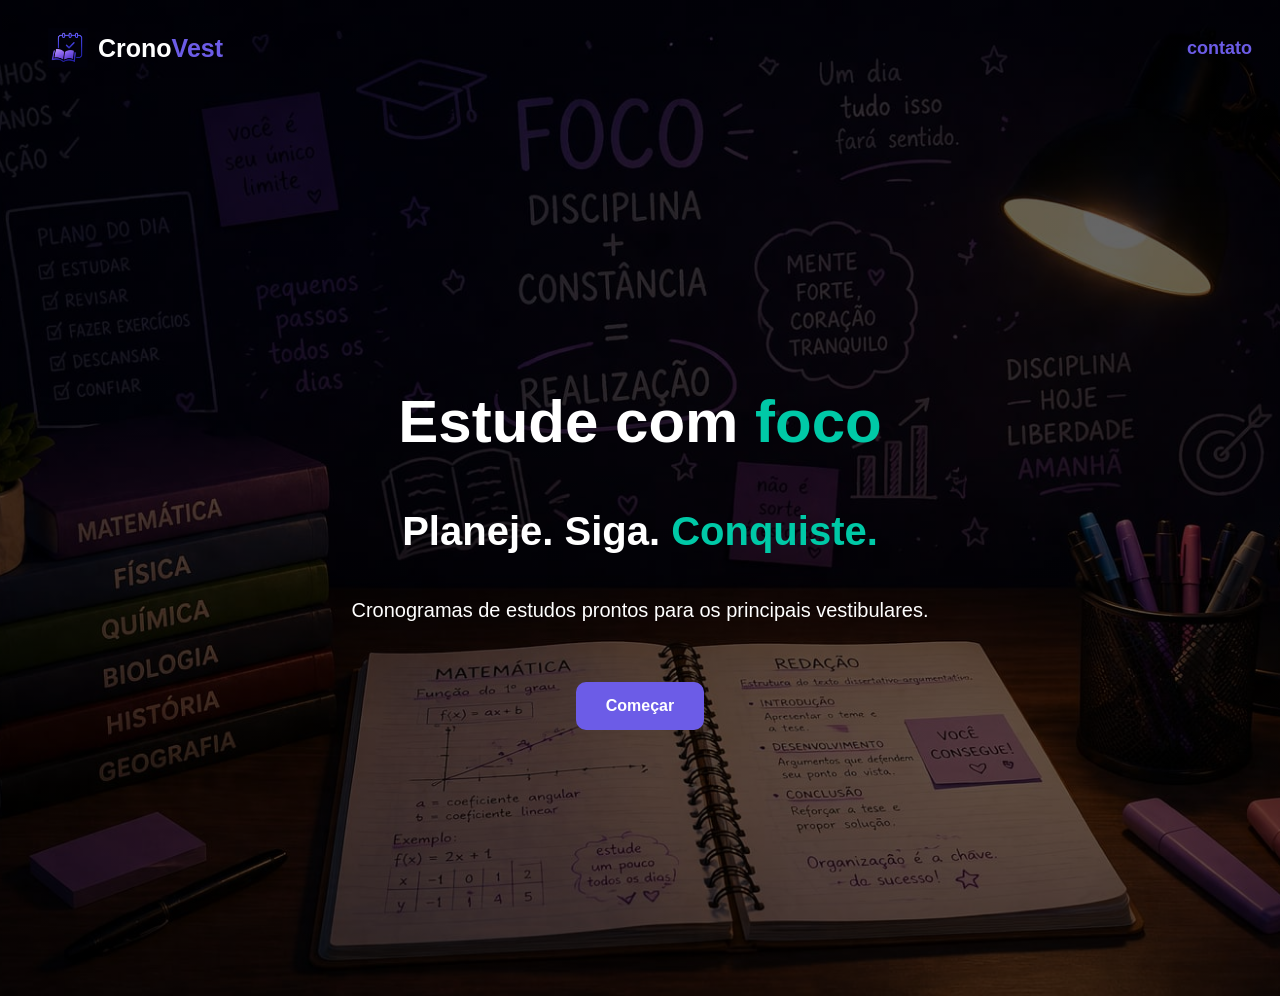
<file: index.html>
<!DOCTYPE html>
<html lang="pt-br">
<head>
    <meta charset="UTF-8">
    <meta name="viewport" content="width=device-width, initial-scale=1.0">
    <title>CronoVest</title>
    <link rel="stylesheet" href="style.css">
</head>
<body>
    
    <header>
        <div class="logo">
            <img src="img/logo.png" alt="CronoVest-Logo">
            <h2>Crono<span class="vest">Vest</span></h2>
        </div>
        <div class="contato">
            <a href="https://wa.me/5511977659493">contato</a>
        </div>
        
    </header>

    <div class="titulo">
        <h1>Estude com <span class="focar">foco</span></h1>
        <h2>Planeje. Siga. <span class="conquista">Conquiste.</span></h2>
        <p>Cronogramas de estudos prontos para os principais vestibulares.</p>
        <a href="escolha.html" class="comecar">Começar</a>
    </div>


</body>
</html>
</file>
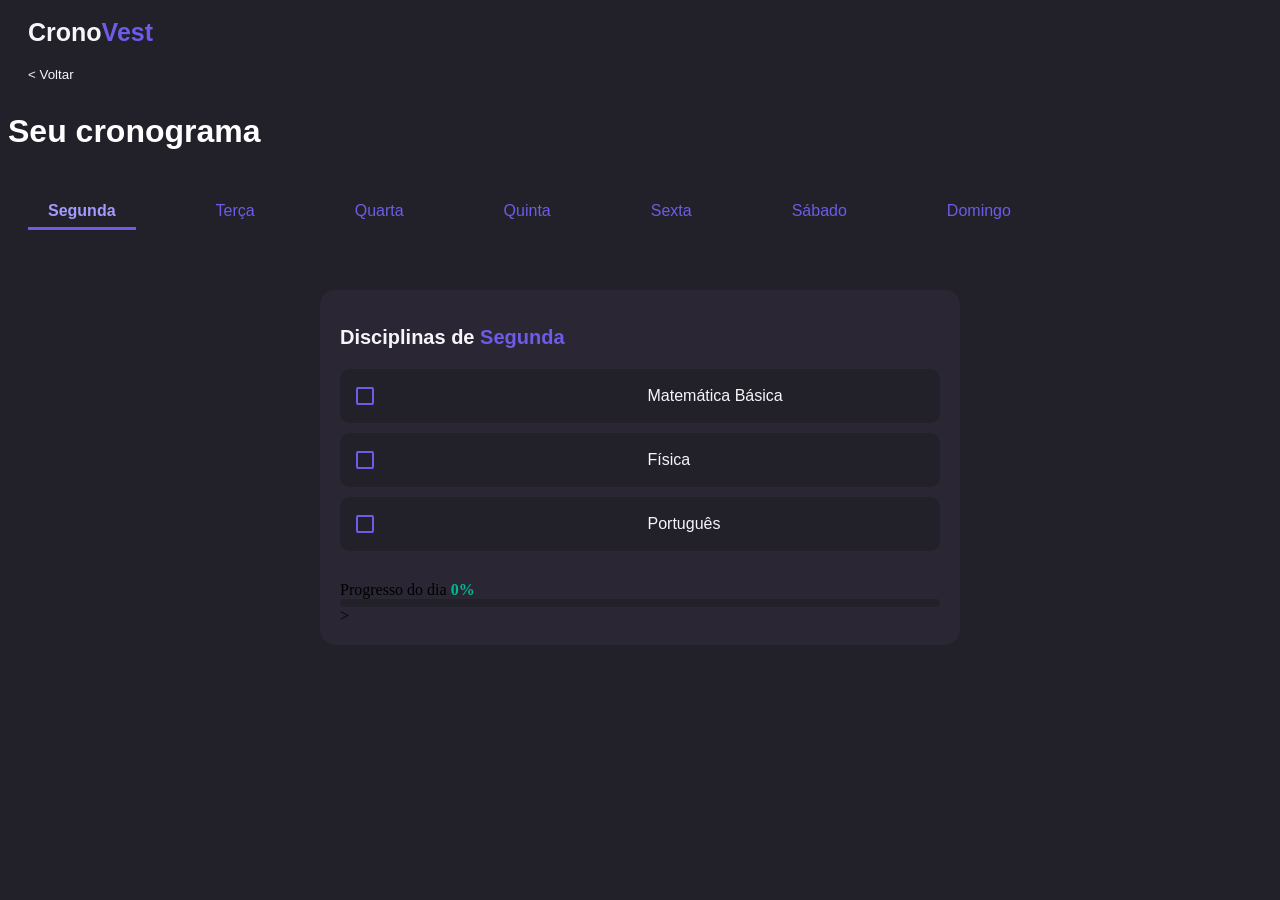
<file: cronograma.html>
<!DOCTYPE html>
<html lang="pt-br">
<head>
    <meta charset="UTF-8">
    <meta name="viewport" content="width=device-width, initial-scale=1.0">
    <title>Cronograma</title>
    <link rel="stylesheet" href="cronograma.css">
</head>
<body>

    <header class="topo">
        <div class="logo">
             <h2>Crono<span class="vest">Vest</span></h2>
         </div>
 
         <button class="btn-voltar" onclick="voltarPagina()">
         < Voltar
     </button>

     <h1 class="titulo">Seu cronograma</h1>



     <div class="dias">

        <button class="btn-dia" data-dia="segunda">Segunda</button>
        <button class="btn-dia" data-dia="terca">Terça</button>
        <button class="btn-dia" data-dia="quarta">Quarta</button>
        <button class="btn-dia" data-dia="quinta">Quinta</button>
        <button class="btn-dia" data-dia="sexta">Sexta</button>
        <button class="btn-dia" data-dia="sabado">Sábado</button>
        <button class="btn-dia" data-dia="domingo">Domingo</button>

     </div>


    
    <script src="cronograma.js"></script>

     </div>
     

     <!-- NOVO: Seção de matérias (aparece quando seleciona um dia) -->
      <div class="materias-container">
        <div class="materias-header">
          <h2>Disciplinas de <span class="dia-selecionado">Segunda</span></h2>
        </div>

        <!-- NOVO: Lista de matérias com checkboxes -->
         <ul class="lista-materias" id="lista-materias">
             <!-- Os itens aparecem dinamicamente aqui -->
         </ul>

         <!-- NOVO: Barra de progresso -->
            <div class="progresso-container">
                <div class="progresso-"label>
                    <span>Progresso do dia</span>
                    <span class="progresso-percent">0%</span>
                </div>
                <div class="progresso-bar">
                    <div class="progresso-fill" style="width: 0%"></div>
                </div>
                
      </div>


    
</body>
</html>>
</file>
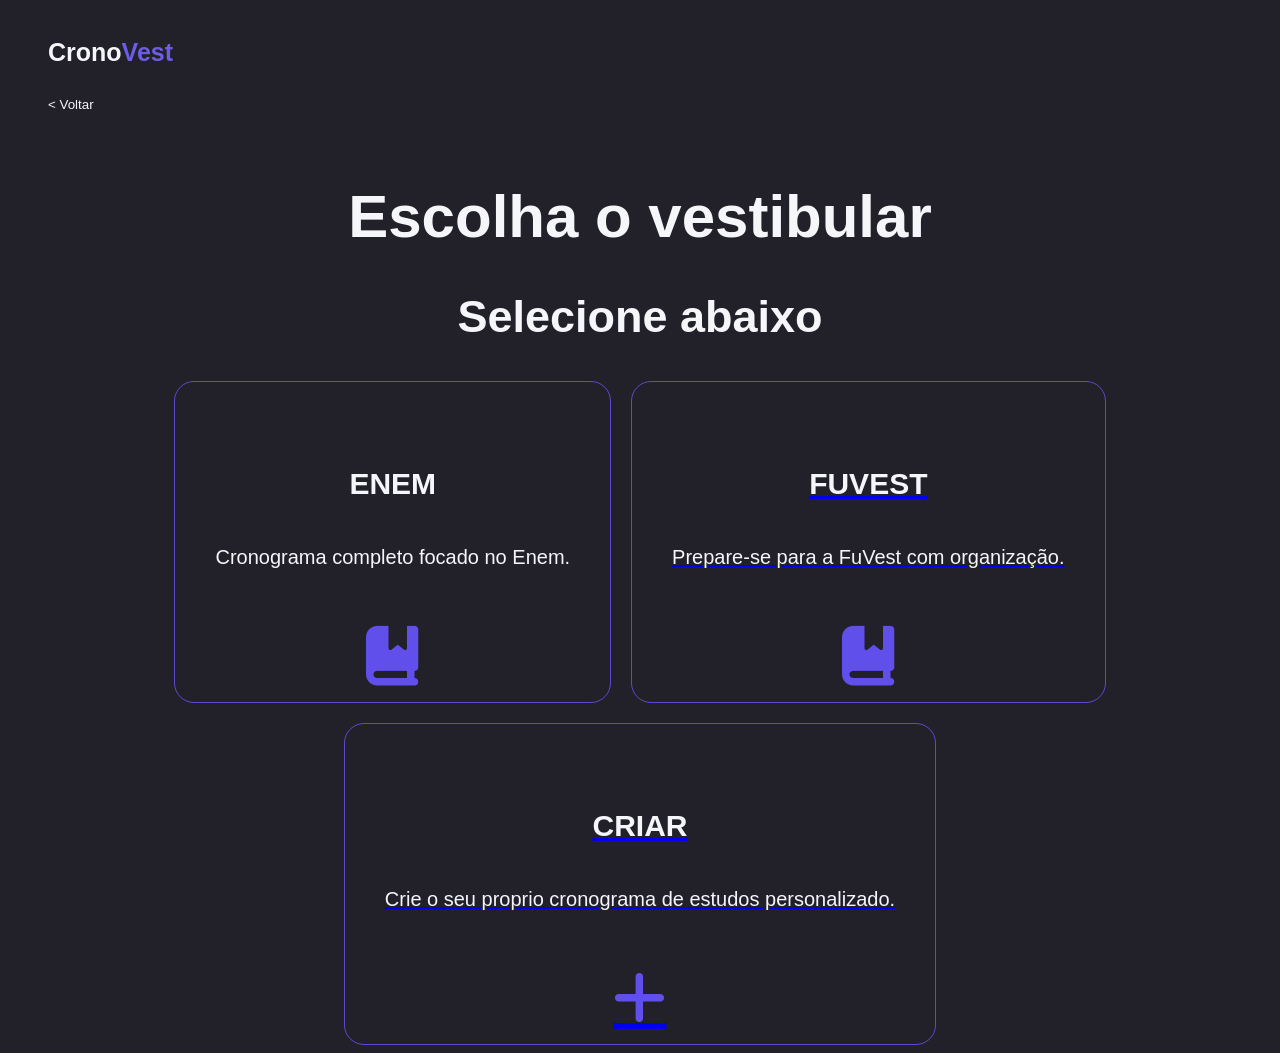
<file: escolha.html>
<!DOCTYPE html>
<html lang="pt-br">
<head>
    <meta charset="UTF-8">
    <meta name="viewport" content="width=device-width, initial-scale=1.0">
    <title>Escolha</title>
    <link rel="stylesheet" href="https://cdnjs.cloudflare.com/ajax/libs/font-awesome/6.5.1/css/all.min.css">
    <link rel="stylesheet" href="escolha.css">
</head>
<body>
    
    <header class="topo">
       <div class="logo">
            <h2>Crono<span class="vest">Vest</span></h2>
        </div>

        <button class="btn-voltar" onclick="voltarPagina()">
        < Voltar
    </button>

    </header>

    <div class="titulo">
        <h1>Escolha o vestibular</h1>
        <h2>Selecione abaixo</h2>
    </div>


    <div class="container">
        <a class="link-enem" href="cronograma.html">
            <div class="card">
                <h2>ENEM</h2>
                <p>Cronograma completo focado no Enem.</p>
                <i class="fa-solid fa-book-bookmark"></i>
            </div>
        </a>

        <a class="link-fuvest" href="cronograma.html">
            <div class="card">
                <h2>FUVEST</h2>
                <p>Prepare-se para a FuVest com organização.</p>
                <i class="fa-solid fa-book-bookmark"></i>
            </div>
        </a>

        <a class="link-criar" href="cronograma.html">
            <div class="card">
                <h2>CRIAR</h2>
                <p>Crie o seu proprio cronograma de estudos personalizado.</p>
                <i class="fa-solid fa-plus"></i>
            </div>
        </a>
    </div>

<script src="script.js"></script>
    
</body>
</html>
</file>
<file: style.css>
body {
    background-image: linear-gradient(rgba(0, 0, 0, 0.6), rgba(0, 0, 0, 0.6)), url(img/fundo1.jpeg);
    background-position: center;
    background-size: cover;
    background-repeat: no-repeat;
}

.titulo {
    text-align: center;
    display: flex;
    flex-direction: column;
    align-items: center;
    justify-content: center;
    height: 100vh;
    gap: 10px;
}

h1 {
    color: white;
    font-family: Arial, Helvetica, sans-serif;
    margin-bottom: 10px;
    font-size: 60px
}

h2 {
    color: white;
    font-family: Arial, Helvetica, sans-serif;
    margin-bottom: 15px;
    font-size: 40px;
}

p {
    color: white;
    font-family: Arial, Helvetica, sans-serif;
    margin-bottom: 50px;
    font-size: 20px;
}

.focar {
    color: #00c9a7 ;
    font-weight: bold;
}

.conquista {
    color: #00c9a7;
    font-weight: bold;
}

.comecar {
    background-color: #6c5ce7;
    color: white;
    padding: 15px 30px;
    border: none;
    border-radius: 10px;
    cursor: pointer;
    font-size: 16px;
    font-weight: bold;
    transition: 0.3s;
    text-decoration: none;
    font-family: Arial, Helvetica, sans-serif;
}

.comecar:hover {
    background-color: #5a4bd1;
    transform: scale(1.05);
}

.logo {
    padding: 10px 20px;
    justify-content: flex-start;
    align-items: center;
    display: flex;
    gap: 10px;
}

.logo img {
    width: 40px;
}

.logo h2 {
    margin: 0;
    font-size: 25px;
}

.vest {
    color: #6c5ce7;
}

header {
    display: flex;
    align-items: center;
    padding: 10px 20px;
}

.contato a {
    color: #6c5ce7;
    font-size: 18px;
    text-decoration: none;
    font-weight: bold;
    font-family: Arial, Helvetica, sans-serif;
    transition: 0.3s;
    cursor: pointer;
}

.contato {
    margin-left: auto;
}

.contato a:hover {
    color: #5a4bd1;
    text-decoration: underline;
}

@media (max-width: 768px) {
    h1 {
        font-size: 30px;
    }

    h2 {
        font-size: 18px;
    }

    .logo h2 {
        font-size: 15px;
    }

    p {
        font-size: 14px;
        margin-bottom: 25px;
    }

    .comecar {
        padding: 12px 20px;
        font-size: 14px;
    }

    header {
        flex-direction: column;
        align-items: flex-start;
        gap: 10px;
    }
}

html {
    scroll-behavior: smooth;
}
</file>
<file: cronograma.css>
body {
    background-color: #222129;
}

.logo {
    padding: 10px 20px;
    justify-content: flex-start;
    align-items: center;
    display: flex;
    gap: 10px;
}

.logo h2 {
    margin: 0;
    font-size: 25px;
    font-family: Arial, Helvetica, sans-serif;
    color: #f5f6fa;
}

.vest {
    color: #6c5ce7;
}

.btn-voltar {
    padding: 10px 20px;
    background-color: #222129;
    color: #f5f6fa;
    border: none;
    border-radius: 10px;
    cursor: pointer;
}


.dias {
    display: flex;
    gap: 60px;
    font-family: Arial, Helvetica, sans-serif;
    color: white;
    flex-wrap: wrap;
    padding: 20px;
}

button {
    cursor: pointer;
    padding: 10px 20px;
    border-radius: 10px;
    transition: 0.3s;
    background: none;
    color: #6c5ce7;
    border: none;
}

button:hover {
    opacity: 0.8;
}

.btn-dia {
    position: relative;
    padding: 10px 20px;
    font-size: 16px;
    font-weight: 500;
    border: none;
    background: none;
    color: #6c5ce7;
    cursor: pointer;
    transition: all 0.3s ease;
}

.btn-dia::after {
    content: '';
    position: absolute;
    bottom: 0;
    left: 0;
    width: 100%;
    height: 3px;
    background-color: #6c5ce7;
    opacity: 0;
    transition: opacity 0.3s ease;
}

.btn-dia:hover {
    opacity: 0.8;
}

.btn-dia.ativo {
    color: #a29bfe;
    font-weight: bold;
}

.btn-dia.ativo::after {
    opacity: 1;
}

.titulo {
    font-family: Arial, Helvetica, sans-serif;
    color: white;
}

/* ===== NOVO: Estilos da Lista de Matérias ===== */

/* Container das matérias */
.materias-container {
    margin-top: 40px;
    padding: 20px;
    background-color: #2a2633;
    border-radius: 15px;
    max-width: 600px;
    margin-left: auto;
    margin-right: auto;
}

/* Título das matérias */
.materias-header h2 {
    color: #f5f6fa;
    font-size: 20px;
    margin-bottom: 20px;
    font-family: Arial, sans-serif;
}

.dia-selecionado {
    color: #6c5ce7;
    font-weight: bold;
}

/* Lista de matérias */
.lista-materias {
    list-style: none;
    padding: 0;
    margin: 0 0 30px 0;
}

/* Item da lista (cada matéria) */
.lista-materias li {
    display: flex;
    align-items: center;
    padding: 15px;
    margin-bottom: 10px;
    background-color: #222129;
    border-radius: 10px;
    transition: all 0.3s ease;
}

.lista-materias li:hover {
    background-color: #2d2a35;
}

/* ===== CHECKBOX CUSTOMIZADO (UIverse) ===== */
.cl-checkbox {
    position: relative;
    display: inline-block;
    margin-right: 15px;
}

/* Input */
.cl-checkbox > input {
    appearance: none;
    -moz-appearance: none;
    -webkit-appearance: none;
    z-index: -1;
    position: absolute;
    left: -10px;
    top: -8px;
    display: block;
    margin: 0;
    border-radius: 50%;
    width: 40px;
    height: 40px;
    background-color: rgba(108, 92, 231, 0.1);
    box-shadow: none;
    outline: none;
    opacity: 0;
    transform: scale(1);
    pointer-events: none;
    transition: opacity 0.3s, transform 0.2s;
}

/* Span */
.cl-checkbox > span {
    display: inline-block;
    cursor: pointer;
}

/* Box - Caixa do checkbox */
.cl-checkbox > span::before {
    content: "";
    display: inline-block;
    box-sizing: border-box;
    margin: 3px 11px 3px 1px;
    border: solid 2px;
    border-color: #6c5ce7;
    border-radius: 2px;
    width: 18px;
    height: 18px;
    vertical-align: top;
    transition: border-color 0.2s, background-color 0.2s;
}

/* Checkmark - Marca de verificação */
.cl-checkbox > span::after {
    content: "";
    display: block;
    position: absolute;
    top: 3px;
    left: 1px;
    width: 10px;
    height: 5px;
    border: solid 2px transparent;
    border-right: none;
    border-top: none;
    transform: translate(3px, 4px) rotate(-45deg);
}

/* Checked - Quando marcado */
.cl-checkbox > input:checked,
.cl-checkbox > input:indeterminate {
    background-color: #6c5ce7;
}

.cl-checkbox > input:checked + span::before,
.cl-checkbox > input:indeterminate + span::before {
    border-color: #6c5ce7;
    background-color: #6c5ce7;
}

.cl-checkbox > input:checked + span::after,
.cl-checkbox > input:indeterminate + span::after {
    border-color: #fff;
}

.cl-checkbox > input:indeterminate + span::after {
    border-left: none;
    transform: translate(4px, 3px);
}

/* Hover, Focus */
.cl-checkbox:hover > input {
    opacity: 0.04;
}

.cl-checkbox > input:focus {
    opacity: 0.12;
}

.cl-checkbox:hover > input:focus {
    opacity: 0.16;
}

/* Active - Ao clicar */
.cl-checkbox > input:active {
    opacity: 1;
    transform: scale(0);
    transition: transform 0s, opacity 0s;
}

.cl-checkbox > input:active + span::before {
    border-color: #a29bfe;
}

.cl-checkbox > input:checked:active + span::before {
    border-color: transparent;
    background-color: rgba(108, 92, 231, 0.1);
}

/* Disabled */
.cl-checkbox > input:disabled {
    opacity: 0;
}

.cl-checkbox > input:disabled + span {
    color: rgba(245, 246, 250, 0.38);
    cursor: initial;
}

.cl-checkbox > input:disabled + span::before {
    border-color: currentColor;
}

.cl-checkbox > input:checked:disabled + span::before,
.cl-checkbox > input:indeterminate:disabled + span::before {
    border-color: #00b894;
    background-color: #00b894;
}

/* ===== FIM DO CHECKBOX CUSTOMIZADO ===== */

/* Texto da matéria */
.lista-materias label {
    flex: 1;
    color: #f5f6fa;
    font-size: 16px;
    cursor: pointer;
    font-family: Arial, sans-serif;
}

/* Quando marcado como concluído */
.lista-materias input[type="checkbox"]:checked + label {
    color: #00b894;
    text-decoration: line-through;
    opacity: 0.7;
}

/* Barra de progresso */
.progresso-container {
    margin-top: 20px;
}

.progresso-label {
    display: flex;
    justify-content: space-between;
    color: #f5f6fa;
    margin-bottom: 10px;
    font-size: 14px;
    font-family: Arial, sans-serif;
}

.progresso-percent {
    color: #00b894;
    font-weight: bold;
}

/* Fundo da barra */
.progresso-bar {
    width: 100%;
    height: 8px;
    background-color: #222129;
    border-radius: 10px;
    overflow: hidden;
}

/* Preenchimento da barra (animado) */
.progresso-fill {
    height: 100%;
    background: linear-gradient(90deg, #00b894, #00b894);
    border-radius: 10px;
    transition: width 0.4s ease;
}
</file>
<file: escolha.css>
body{
    background-color: #222129;
}

.titulo {
    text-align: center;
    font-family: Arial, Helvetica, sans-serif;
    font-size: 30px;
    color: #f5f6fa;
}

.container {
    display: flex;
    justify-content: center;
    align-items: center;
    gap: 20px;
    flex-wrap: wrap;
    padding: 0px 40px;
    max-width: 1200px;
    margin: 0 auto;
}

.card {
    color: #f5f6fa;
    padding: 60px 40px;
    text-align: center;
    font-family: Arial, Helvetica, sans-serif;
    font-size: 20px;
    cursor:  pointer;
    border-radius: 20px;
    background-color: #222129;
    transition: 0.3s;
    border: 1px solid;
    border-color: #5a4bd1;
    flex: 1;
    min-width: 20px;
    height: 200px;
    display: flex;
    flex-direction: column;
}

.card:hover {
    transform: scale(1.05);
}

.logo {
    padding: 10px 20px;
    justify-content: flex-start;
    align-items: center;
    display: flex;
    gap: 10px;
}

.logo h2 {
    margin: 0;
    font-size: 25px;
    font-family: Arial, Helvetica, sans-serif;
    color: #f5f6fa;
}

.vest {
    color: #6c5ce7;
}

header {
    display: flex;
    align-items: center;
    padding: 5px 15px;
}

.btn-voltar {
    padding: 10px 20px;
    background-color: #222129;
    color: #f5f6fa;
    border: none;
    border-radius: 10px;
    cursor: pointer;
}

.topo {
    display: flex;
    flex-direction: column; 
    align-items: flex-start; 
    padding: 20px;
    gap: 10px; 
}

.card i {
    color: #614feb;
    font-size: 60px;
}

.card p {
    min-height: 60px;
    display: flex;
}

@media (max-width: 768px) {
    h1 {
        font-size: 30px;
    }

    h2 {
        font-size: 18px;
    }

    .logo h2 {
        font-size: 15px;
    }

    p {
        font-size: 14px;
        margin-bottom: 25px;
    }

    .comecar {
        padding: 12px 20px;
        font-size: 14px;
    }

    header {
        flex-direction: column;
        align-items: flex-start;
        gap: 10px;
    }
}

.link-enem {
    text-decoration: none;
    color: inherit;
    display: flex;
}
</file>
